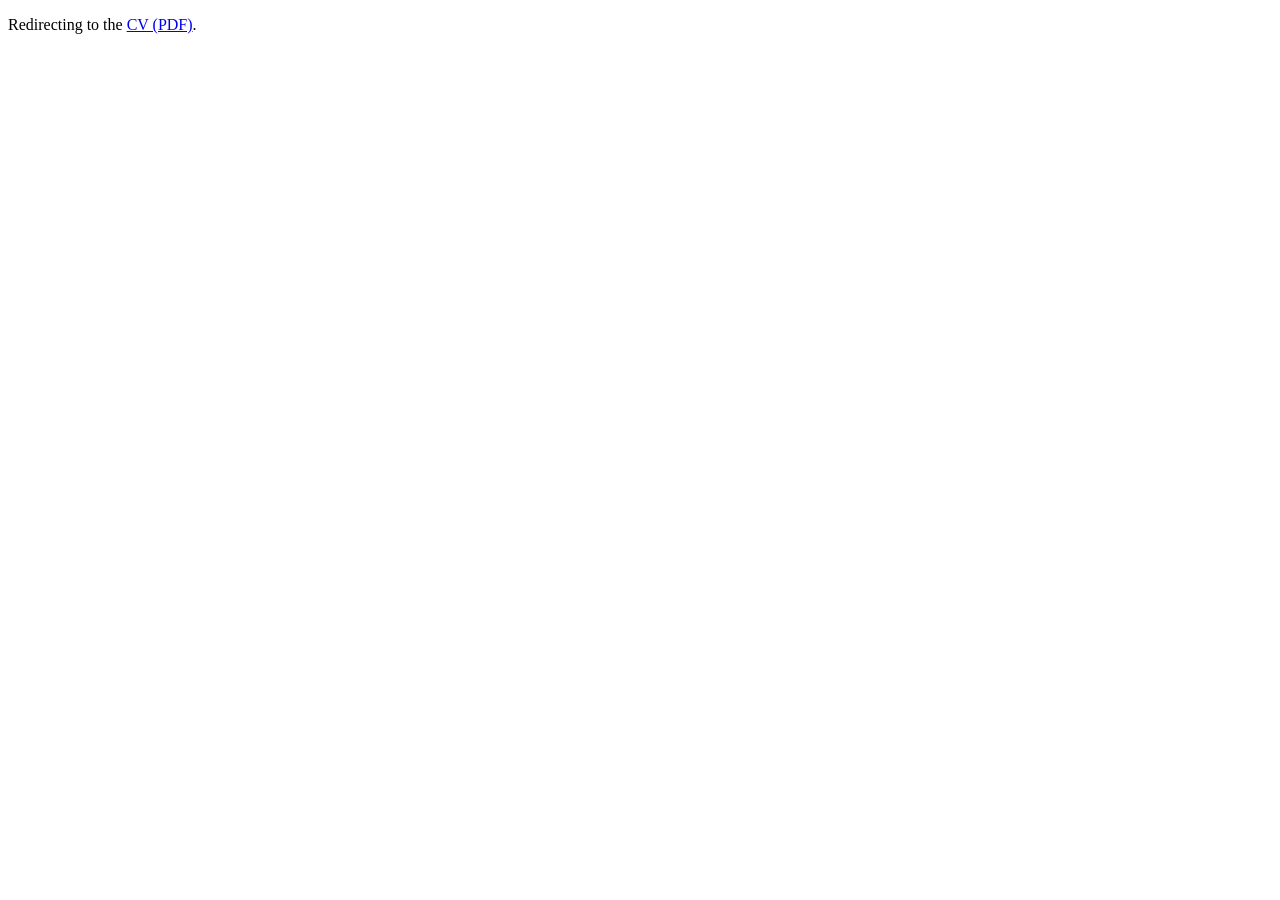
<file: cv.html>
<!doctype html>
<html lang="en">
  <head>
    <meta charset="utf-8">
    <title>CV | Khashayar Pourtaheri</title>
    <meta http-equiv="refresh" content="0; url=assets/files/Khashayar_Pourtaheri_CV.pdf">
  </head>
  <body>
    <p>Redirecting to the <a href="assets/files/Khashayar_Pourtaheri_CV.pdf">CV (PDF)</a>.</p>
  </body>
</html>
</file>
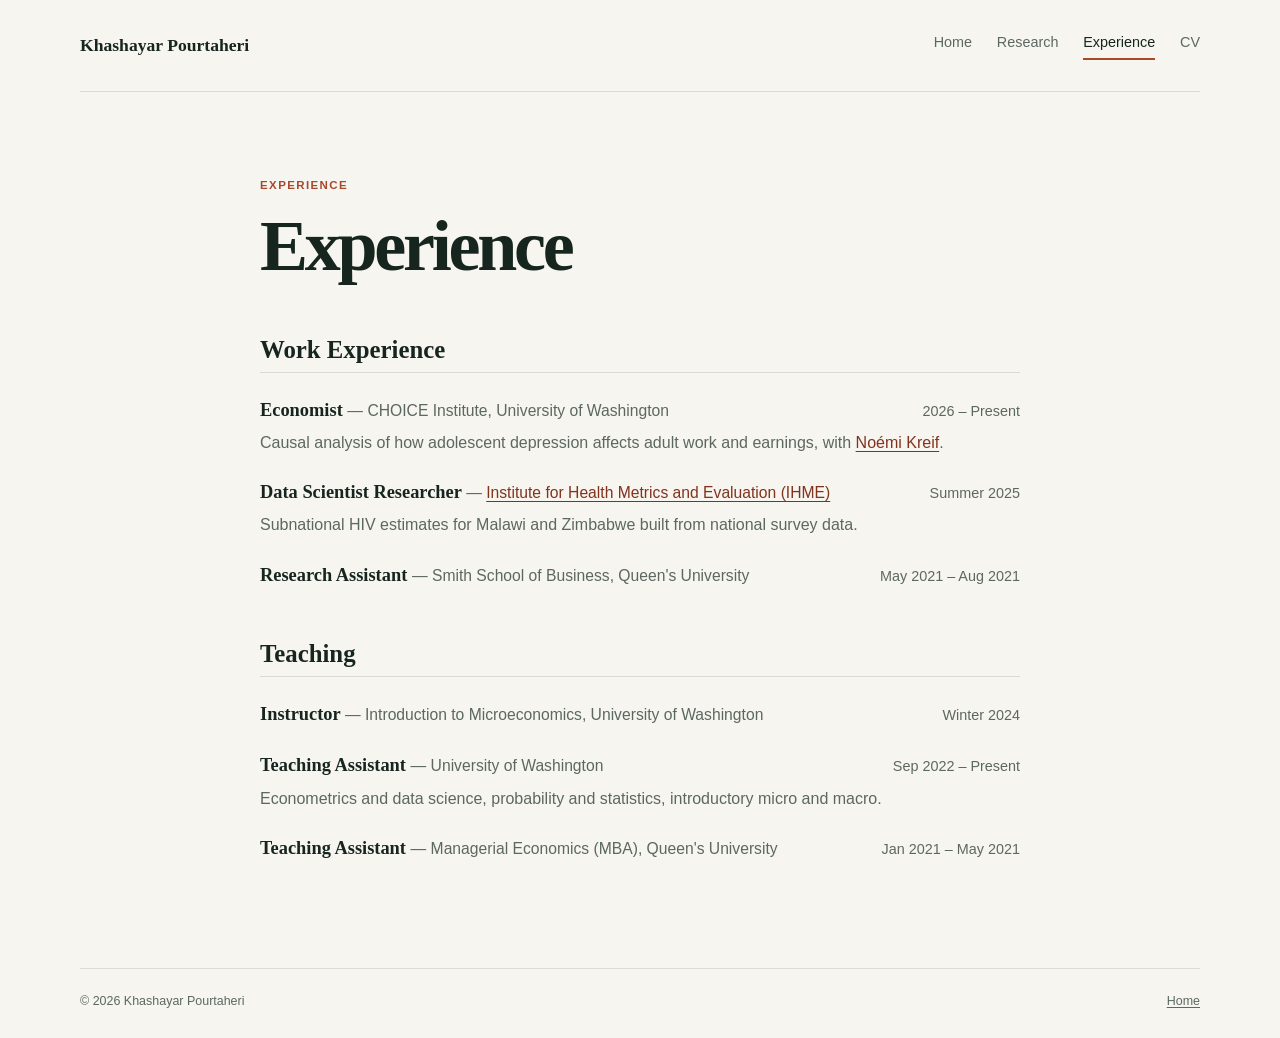
<file: experience.html>
<!doctype html>
<html lang="en">
  <head>
    <meta charset="utf-8">
    <meta name="viewport" content="width=device-width, initial-scale=1">
    <meta name="description" content="Work and teaching experience of Khashayar Pourtaheri.">
    <title>Experience | Khashayar Pourtaheri</title>
    <link rel="stylesheet" href="assets/css/styles.css">
  </head>
  <body>
    <header class="site-header">
      <a class="wordmark" href="index.html">Khashayar Pourtaheri</a>
      <nav aria-label="Main navigation">
        <a href="index.html">Home</a>
        <a href="research.html">Research</a>
        <a class="active" href="experience.html" aria-current="page">Experience</a>
        <a href="assets/files/Khashayar_Pourtaheri_CV.pdf" target="_blank" rel="noopener noreferrer">CV</a>
      </nav>
    </header>

    <main class="page narrow-page">
      <p class="eyebrow">Experience</p>
      <h1>Experience</h1>

      <section class="experience-section" aria-labelledby="work-heading">
        <h2 id="work-heading">Work Experience</h2>
        <article class="entry">
          <div class="entry-head">
            <h3>Economist <span class="entry-org">— CHOICE Institute, University of Washington</span></h3>
            <p class="entry-dates">2026 – Present</p>
          </div>
          <p class="entry-story">Causal analysis of how adolescent depression affects adult work and earnings, with <a href="https://sop.washington.edu/people/noemi-kreif/" target="_blank" rel="noopener noreferrer">Noémi Kreif</a>.</p>
        </article>
        <article class="entry">
          <div class="entry-head">
            <h3>Data Scientist Researcher <span class="entry-org">— <a href="https://www.healthdata.org" target="_blank" rel="noopener noreferrer">Institute for Health Metrics and Evaluation (IHME)</a></span></h3>
            <p class="entry-dates">Summer 2025</p>
          </div>
          <p class="entry-story">Subnational HIV estimates for Malawi and Zimbabwe built from national survey data.</p>
        </article>
        <article class="entry">
          <div class="entry-head">
            <h3>Research Assistant <span class="entry-org">— Smith School of Business, Queen&#39;s University</span></h3>
            <p class="entry-dates">May 2021 – Aug 2021</p>
          </div>
        </article>
      </section>

      <section class="experience-section" aria-labelledby="teaching-heading">
        <h2 id="teaching-heading">Teaching</h2>
        <article class="entry">
          <div class="entry-head">
            <h3>Instructor <span class="entry-org">— Introduction to Microeconomics, University of Washington</span></h3>
            <p class="entry-dates">Winter 2024</p>
          </div>
        </article>
        <article class="entry">
          <div class="entry-head">
            <h3>Teaching Assistant <span class="entry-org">— University of Washington</span></h3>
            <p class="entry-dates">Sep 2022 – Present</p>
          </div>
          <p class="entry-story">Econometrics and data science, probability and statistics, introductory micro and macro.</p>
        </article>
        <article class="entry">
          <div class="entry-head">
            <h3>Teaching Assistant <span class="entry-org">— Managerial Economics (MBA), Queen&#39;s University</span></h3>
            <p class="entry-dates">Jan 2021 – May 2021</p>
          </div>
        </article>
      </section>
    </main>

    <footer>
      <span>© <span id="year"></span> Khashayar Pourtaheri</span>
      <a href="index.html">Home</a>
    </footer>
    <script>document.getElementById("year").textContent = new Date().getFullYear();</script>
  </body>
</html>
</file>
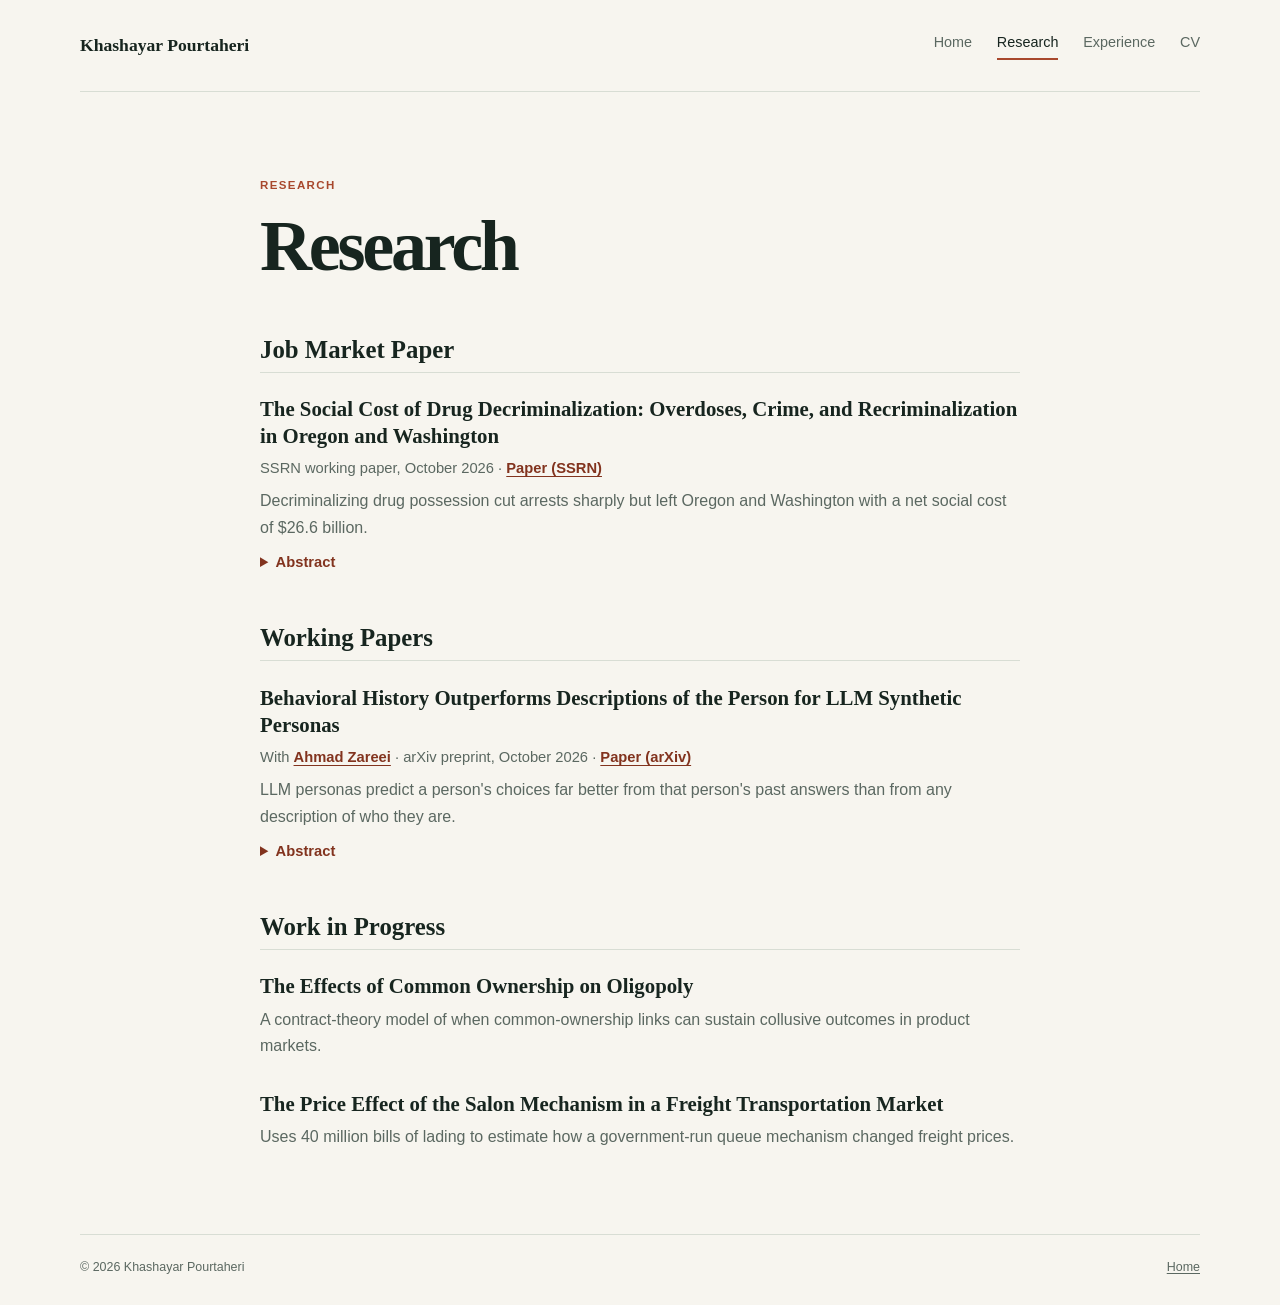
<file: research.html>
<!doctype html>
<html lang="en">
  <head>
    <meta charset="utf-8">
    <meta name="viewport" content="width=device-width, initial-scale=1">
    <meta name="description" content="Research by Khashayar Pourtaheri.">
    <title>Research | Khashayar Pourtaheri</title>
    <link rel="stylesheet" href="assets/css/styles.css">
  </head>
  <body>
    <header class="site-header">
      <a class="wordmark" href="index.html">Khashayar Pourtaheri</a>
      <nav aria-label="Main navigation">
        <a href="index.html">Home</a>
        <a class="active" href="research.html" aria-current="page">Research</a>
        <a href="experience.html">Experience</a>
        <a href="assets/files/Khashayar_Pourtaheri_CV.pdf" target="_blank" rel="noopener noreferrer">CV</a>
      </nav>
    </header>

    <main class="page narrow-page">
      <p class="eyebrow">Research</p>
      <h1>Research</h1>

      <section class="research-section" aria-labelledby="jmp-heading">
        <h2 id="jmp-heading">Job Market Paper</h2>
        <article>
          <h3>The Social Cost of Drug Decriminalization: Overdoses, Crime, and Recriminalization in Oregon and Washington</h3>
          <p class="paper-meta">SSRN working paper, October 2026 · <a href="https://papers.ssrn.com/sol3/papers.cfm?abstract_id=7608641" target="_blank" rel="noopener noreferrer">Paper (SSRN)</a></p>
          <p class="paper-summary">Decriminalizing drug possession cut arrests sharply but left Oregon and Washington with a net social cost of $26.6 billion.</p>
          <details>
            <summary>Abstract</summary>
            <p>What does society gain and lose when states reduce criminal penalties for drug possession? Using FBI arrest and crime records and CDC death records, I compare Oregon&#39;s and Washington&#39;s 2021 reforms with weighted comparison states that tracked them before 2021. Drug-user arrests fall 68 percent with no shift to other charges, while overdose deaths rise 34 percent and property crime 17 percent. Deaths rise in every comparison group, including groups matched on COVID, fentanyl&#39;s spread and state politics. Restoring penalties in Washington brings arrests back but not deaths down. Health and crime costs outweigh the gains from less enforcement: a net social cost of $26.6 billion by mid-2023, mostly from 1,971 excess deaths. The results show that reducing penalties for drug possession can cut arrests sharply and still leave society worse off.</p>
          </details>
        </article>
      </section>

      <section class="research-section" aria-labelledby="wp-heading">
        <h2 id="wp-heading">Working Papers</h2>
        <article>
          <h3>Behavioral History Outperforms Descriptions of the Person for LLM Synthetic Personas</h3>
          <p class="paper-meta">With <a href="https://azareei.github.io" target="_blank" rel="noopener noreferrer">Ahmad Zareei</a> · arXiv preprint, October 2026 · <a href="https://arxiv.org/abs/2610.03998" target="_blank" rel="noopener noreferrer">Paper (arXiv)</a></p>
          <p class="paper-summary">LLM personas predict a person&#39;s choices far better from that person&#39;s past answers than from any description of who they are.</p>
          <details>
            <summary>Abstract</summary>
            <p>Large language models (LLMs) are increasingly used as synthetic personas representing survey respondents. Their validity as substitutes for particular respondents depends on whether they reproduce individuals&#39; decisions. We examine what information helps synthetic respondents predict each individual&#39;s later choices, using five conditions that add progressively richer information: no personal information, demographics, personality traits, cognitive scores, and finally the respondent&#39;s earlier survey choices as behavioral history. We use a two-wave panel of 845 US adults who completed measures of 14 behavioral biases (spanning risk, time preferences, overconfidence, and reasoning), so each respondent&#39;s earlier answers provide a human test–retest benchmark; in the behavioral-history condition, all items that score the target bias are withheld. At the population level, the average number of biases per respondent in every condition is close to the human average (7.1–8.1 biases, against 7.1 for humans). This aggregate similarity masks differences in variance: persona descriptions recover only 53–67% of human between-person variation, whereas adding behavioral history restores it to approximately the human level. At the individual level, description-based personas achieve only 7–12% of the informedness observed in human test–retest responses, while adding behavioral history raises this to 28%. The condition including behavioral history has the highest estimated informedness in all 17 demographic groups, whereas description-based conditions provide little or no information for some groups. Synthetic responses also exhibit stronger education- and income-related differences than human responses. For LLM synthetic personas, a respondent&#39;s past answers add more to individual-level prediction than a description of who they are.</p>
          </details>
        </article>
      </section>

      <section class="research-section" aria-labelledby="wip-heading">
        <h2 id="wip-heading">Work in Progress</h2>
        <article>
          <h3>The Effects of Common Ownership on Oligopoly</h3>
          <p class="paper-summary">A contract-theory model of when common-ownership links can sustain collusive outcomes in product markets.</p>
        </article>
        <article>
          <h3>The Price Effect of the Salon Mechanism in a Freight Transportation Market</h3>
          <p class="paper-summary">Uses 40 million bills of lading to estimate how a government-run queue mechanism changed freight prices.</p>
        </article>
      </section>
    </main>

    <footer>
      <span>© <span id="year"></span> Khashayar Pourtaheri</span>
      <a href="index.html">Home</a>
    </footer>
    <script>document.getElementById("year").textContent = new Date().getFullYear();</script>
  </body>
</html>
</file>
<file: assets/css/styles.css>
:root {
  --ink: #17251f;
  --muted: #5b6861;
  --paper: #f7f5ef;
  --line: #d8ddd4;
  --accent: #a8482d;
  --accent-dark: #82331e;
  --display: Georgia, "Times New Roman", serif;
  --body: "Helvetica Neue", Helvetica, Arial, sans-serif;
}

* { box-sizing: border-box; }

html { min-height: 100%; }

body {
  margin: 0;
  min-height: 100vh;
  color: var(--ink);
  background: var(--paper);
  font-family: var(--body);
  font-size: 16px;
  line-height: 1.65;
  display: flex;
  flex-direction: column;
}

a { color: var(--accent-dark); text-underline-offset: 0.18em; }
a:hover { color: var(--accent); }

.site-header, footer {
  width: min(1120px, calc(100% - 48px));
  margin-inline: auto;
}

.site-header {
  min-height: 92px;
  display: flex;
  align-items: center;
  justify-content: space-between;
  border-bottom: 1px solid var(--line);
}

.wordmark {
  color: var(--ink);
  font-family: var(--display);
  font-size: 1.1rem;
  font-weight: 700;
  text-decoration: none;
}

nav { display: flex; gap: 1.55rem; }
nav a { color: var(--muted); font-size: 0.9rem; text-decoration: none; }
nav a:hover, nav a.active { color: var(--ink); }
nav a.active { border-bottom: 2px solid var(--accent); padding-bottom: 0.2rem; }

.hero {
  width: min(1120px, calc(100% - 48px));
  margin: auto;
  padding: 72px 0;
  display: grid;
  grid-template-columns: 1.04fr 0.96fr;
  align-items: center;
  gap: clamp(48px, 9vw, 128px);
}

.eyebrow {
  margin: 0 0 0.8rem;
  color: var(--accent);
  font-size: 0.72rem;
  font-weight: 700;
  letter-spacing: 0.12em;
  text-transform: uppercase;
}

h1, h2 { font-family: var(--display); line-height: 1.08; }
h1 { margin: 0; font-size: clamp(3.1rem, 7vw, 5.9rem); letter-spacing: -0.045em; }
h2 { margin: 2.5rem 0 0.55rem; font-size: 1.55rem; }

.intro { max-width: 31rem; margin: 1.65rem 0 0; color: var(--muted); font-size: 1.16rem; }
.bio { max-width: 31rem; margin: 1rem 0 0; color: var(--muted); }
.job-market { margin: 1rem 0 0; font-weight: 700; }

.contact-links { display: flex; flex-wrap: wrap; gap: 0.9rem 1.35rem; margin-top: 2.1rem; }
.contact-links a { font-size: 0.9rem; font-weight: 700; }

.hero-portrait { margin: 0; }
.hero-portrait img, .page-portrait img {
  display: block;
  width: 100%;
  object-fit: cover;
  filter: saturate(0.9);
}
.hero-portrait img { aspect-ratio: 1 / 1; border-radius: 50% 50% 4px 4px; }

.page {
  width: min(930px, calc(100% - 48px));
  flex: 1;
  margin: 0 auto;
  padding: 84px 0;
}
.about-page { display: grid; grid-template-columns: 265px minmax(0, 1fr); gap: clamp(42px, 8vw, 95px); align-items: start; }
.about-page h1, .narrow-page h1 { font-size: clamp(2.7rem, 6vw, 4.5rem); }
.about-page article { max-width: 590px; }
.page-portrait img { aspect-ratio: 1 / 1; border-radius: 4px; }
.plain-list { margin: 0; padding-left: 1.2rem; }
.narrow-page { max-width: 760px; }
.note { margin-top: 2.5rem; padding: 1.4rem 1.55rem; border-left: 3px solid var(--accent); background: #eeeae0; color: var(--muted); }
.note p { margin: 0; }
.research-list { margin-top: 3.5rem; }
.research-list article { padding: 0 0 2.1rem; margin-bottom: 2.1rem; border-bottom: 1px solid var(--line); }
.research-list article:last-child { margin-bottom: 0; }
.research-list h2 { margin: 0.35rem 0 0.75rem; font-size: clamp(1.45rem, 3vw, 2rem); }
.research-list p:last-child { max-width: 650px; margin-bottom: 0; color: var(--muted); }
.paper-meta { margin: 0 0 0.9rem; font-size: 0.92rem; color: var(--muted); }
.paper-meta a { font-weight: 700; }
.project-label { margin: 0; color: var(--accent); font-size: 0.72rem; font-weight: 700; letter-spacing: 0.12em; text-transform: uppercase; }

footer {
  padding: 1.35rem 0 1.7rem;
  border-top: 1px solid var(--line);
  color: var(--muted);
  display: flex;
  justify-content: space-between;
  font-size: 0.78rem;
}
footer a { color: inherit; }
.sr-only { position: absolute; width: 1px; height: 1px; margin: -1px; overflow: hidden; clip: rect(0, 0, 0, 0); }

@media (max-width: 680px) {
  .site-header { min-height: auto; padding: 1.35rem 0; align-items: flex-start; gap: 1rem; flex-direction: column; }
  nav { gap: 1.1rem; }
  .hero { grid-template-columns: 1fr; gap: 2.8rem; padding: 56px 0 70px; }
  .hero-copy { order: 2; }
  .hero-portrait { max-width: 320px; }
  .about-page { grid-template-columns: 1fr; gap: 2.4rem; }
  .page-portrait { max-width: 250px; }
  .page { padding: 55px 0 70px; }
}

.experience-section { margin-top: 3.2rem; }
.experience-section h2 { margin: 0 0 1.4rem; padding-bottom: 0.5rem; border-bottom: 1px solid var(--line); }
.entry { margin-bottom: 1.3rem; }
.entry-head { display: flex; justify-content: space-between; align-items: baseline; gap: 1.5rem; }
.entry-head h3 { flex: 1 1 auto; min-width: 0; }
.entry h3 { margin: 0; font-family: var(--display); font-size: 1.15rem; }
.entry-org { font-family: var(--body); font-weight: 400; font-size: 0.98rem; color: var(--muted); }
.entry-dates { margin: 0; color: var(--muted); font-size: 0.9rem; white-space: nowrap; }
.entry .paper-meta { margin: 0.35rem 0 0; }
.entry-points { margin: 0.6rem 0 0; padding-left: 1.2rem; color: var(--muted); }
.entry-points li { margin-bottom: 0.35rem; }
@media (max-width: 640px) { .entry-head { flex-wrap: wrap; gap: 0.3rem; } }
.research-list article:last-child { border-bottom: none; padding-bottom: 0; }
.entry-story { margin: 0.3rem 0 0; color: var(--muted); line-height: 1.65; }
.narrow-page .intro { max-width: 640px; }

.research-section { margin-top: 3.2rem; }
.research-section h2 { margin: 0 0 1.4rem; padding-bottom: 0.5rem; border-bottom: 1px solid var(--line); }
.research-section article { margin-bottom: 1.9rem; }
.research-section article:last-child { margin-bottom: 0; }
.research-section h3 { margin: 0 0 0.45rem; font-family: var(--display); font-size: 1.3rem; line-height: 1.3; }
.research-section .paper-meta { margin: 0 0 0.5rem; }
.paper-summary { margin: 0; color: var(--muted); line-height: 1.65; }
.research-section details { margin-top: 0.55rem; }
.research-section summary { cursor: pointer; color: var(--accent-dark); font-size: 0.92rem; font-weight: 700; }
.research-section details p { margin: 0.6rem 0 0; color: var(--muted); font-size: 0.95rem; line-height: 1.7; }
</file>
